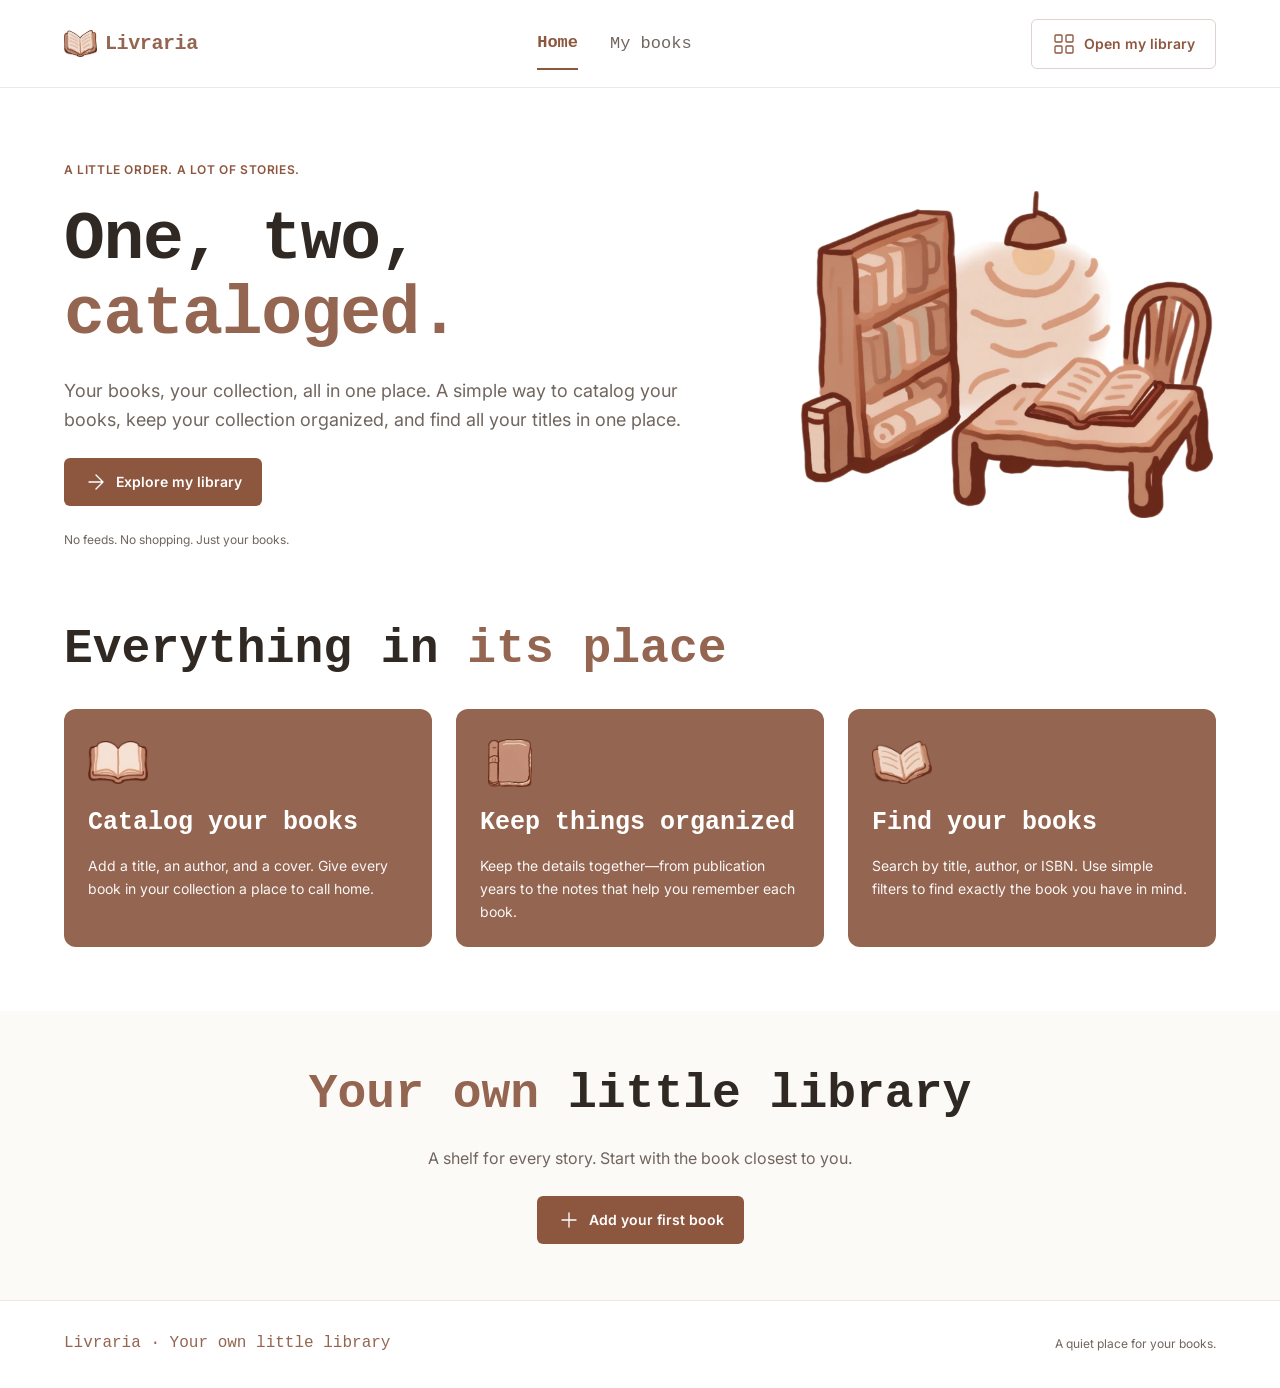
<file: src/html/index.html>
<!DOCTYPE html>
<html lang="en">
<head>
  <meta charset="UTF-8">
  <meta name="viewport" content="width=device-width, initial-scale=1.0">
  <title>Livraria — A quiet place for your books</title>
  <link rel="stylesheet" href="../css/global.css">
  <link rel="stylesheet" href="../css/components.css">
  <link rel="stylesheet" href="../css/index.css">
</head>
<body>
  <!-- Header / Navigation -->
  <header class="site-header">
    <a href="" class="brand-logo" aria-label="Livraria Homepage">
      <img src="../assets/images/livraria-logo.png" alt="Livraria emblem" class="brand-logo-img">
      <span class="brand-logo-text">Livraria</span>
    </a>

    <nav class="nav-links" aria-label="Main Navigation">
      <a href="" class="nav-link active" aria-current="page">Home</a>
      <a href="catalog" class="nav-link">My books</a>
    </nav>

    <div class="header-actions">
      <a href="catalog" class="btn btn-secondary">
        <img src="../assets/icons/layout-grid.svg" id="libraryIcon" alt="" aria-hidden="true">
        <span>Open my library</span>
      </a>
      <button class="menu-btn" aria-label="Toggle mobile menu" aria-expanded="false">
        <img src="../assets/icons/menu.svg" alt="" aria-hidden="true">
      </button>
    </div>
  </header>

  <!-- Mobile Navigation Drawer -->
  <div class="mobile-nav-drawer" role="navigation" aria-label="Mobile Navigation">
    <a href="index" class="mobile-nav-link active">Home</a>
    <a href="catalog" class="mobile-nav-link">My books</a>
    <a href="add" class="mobile-nav-link">Add a book</a>
  </div>

  <main>
    <!-- Hero Section -->
    <section class="hero-section" aria-labelledby="hero-heading">
      <div class="hero-content">
        <span class="overline">A little order. A lot of stories.</span>
        <h1 id="hero-heading" class="hero-title">
          One, two, <span class="highlight">cataloged.</span>
        </h1>
        <p class="hero-description">
          Your books, your collection, all in one place. A simple way to catalog your books, keep your collection organized, and find all your titles in one place.
        </p>
        <div class="hero-actions">
          <a href="catalog" class="btn btn-primary">
            <img src="../assets/icons/arrow-right.svg" alt="" aria-hidden="true">
            <span>Explore my library</span>
          </a>
        </div>
        <p class="hero-note">No feeds. No shopping. Just your books.</p>
      </div>
      <div class="hero-illustration">
        <img src="../assets/images/hero-reading.png" alt="Illustration of person reading comfortably among books">
      </div>
    </section>

    <!-- Everything in its place (Benefits) -->
    <section class="benefits-section" aria-labelledby="benefits-heading">
      <h2 id="benefits-heading" class="benefits-title">
        Everything in <span class="highlight">its place</span>
      </h2>
      <div class="benefits-grid">
        <article class="benefit-card">
          <div class="benefit-icon-well">
            <img src="../assets/images/catalog-books.png" alt="" aria-hidden="true">
          </div>
          <h3 class="benefit-card-title">Catalog your books</h3>
          <p class="benefit-card-desc">
            Add a title, an author, and a cover. Give every book in your collection a place to call home.
          </p>
        </article>

        <article class="benefit-card">
          <div class="benefit-icon-well">
            <img src="../assets/images/organized-books.png" alt="" aria-hidden="true">
          </div>
          <h3 class="benefit-card-title">Keep things organized</h3>
          <p class="benefit-card-desc">
            Keep the details together—from publication years to the notes that help you remember each book.
          </p>
        </article>

        <article class="benefit-card">
          <div class="benefit-icon-well">
            <img src="../assets/images/search-books.png" alt="" aria-hidden="true">
          </div>
          <h3 class="benefit-card-title">Find your books</h3>
          <p class="benefit-card-desc">
            Search by title, author, or ISBN. Use simple filters to find exactly the book you have in mind.
          </p>
        </article>
      </div>
    </section>

    <!-- Bottom CTA Banner -->
    <section class="home-cta-section" aria-labelledby="cta-heading">
      <h2 id="cta-heading" class="home-cta-title">
        <span class="highlight">Your own</span> little library
      </h2>
      <p class="home-cta-desc">
        A shelf for every story. Start with the book closest to you.
      </p>
      <a href="add" class="btn btn-primary">
        <img src="../assets/icons/plus.svg" alt="" aria-hidden="true">
        <span>Add your first book</span>
      </a>
    </section>
  </main>

  <!-- Footer -->
  <footer class="site-footer">
    <p class="footer-title">Livraria · Your own little library</p>
    <p class="footer-tagline">A quiet place for your books.</p>
  </footer>

  <script type="module" src="../js/global.js"></script>
</body>
</html>
</file>
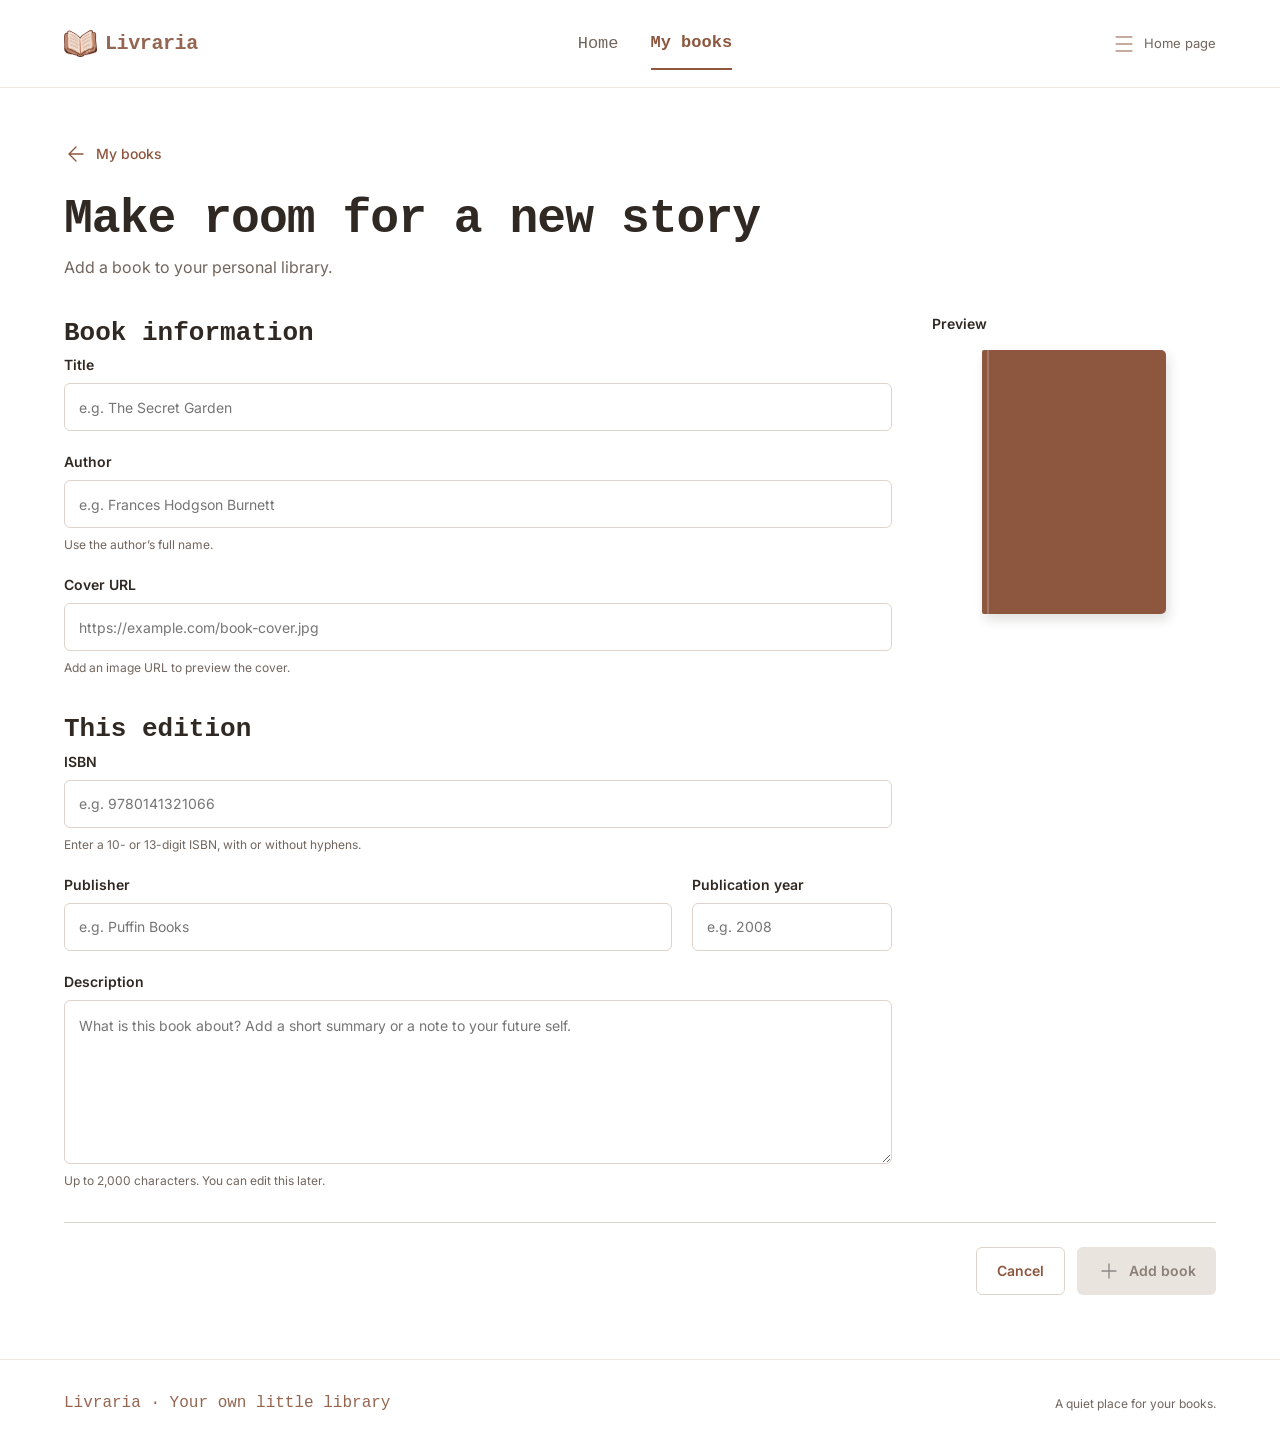
<file: src/html/add-book.html>
<!DOCTYPE html>
<html lang="en">
<head>
  <meta charset="UTF-8">
  <meta name="viewport" content="width=device-width, initial-scale=1.0">
  <title>Add Book — Livraria</title>
  <link rel="stylesheet" href="../css/global.css">
  <link rel="stylesheet" href="../css/components.css">
  <link rel="stylesheet" href="../css/add-book.css">
</head>
<body>
  <!-- Header / Navigation -->
  <header class="site-header">
    <a href="/" class="brand-logo" aria-label="Livraria Homepage">
      <img src="../assets/images/livraria-logo.png" alt="Livraria emblem" class="brand-logo-img">
      <span class="brand-logo-text">Livraria</span>
    </a>

    <nav class="nav-links" aria-label="Main Navigation">
      <a href="/" class="nav-link">Home</a>
      <a href="catalog" class="nav-link active" aria-current="page">My books</a>
    </nav>

    <div class="header-meta" onclick="window.location.href='/'" style="cursor: pointer;">
      <img src="../assets/icons/menu.svg" alt="" aria-hidden="true">
      <span>Home page</span>
    </div>

    <button class="menu-btn" aria-label="Toggle mobile menu" aria-expanded="false">
      <img src="../assets/icons/menu.svg" alt="" aria-hidden="true">
    </button>
  </header>

  <!-- Mobile Navigation Drawer -->
  <div class="mobile-nav-drawer" role="navigation" aria-label="Mobile Navigation">
    <a href="/" class="mobile-nav-link">Home</a>
    <a href="catalog" class="mobile-nav-link active">My books</a>
    <a href="add" class="mobile-nav-link">Add a book</a>
  </div>

  <main class="page-container">
    <!-- Back Link -->
    <a href="catalog" class="btn-back">
      <img src="../assets/icons/arrow-left.svg" alt="" aria-hidden="true">
      <span>My books</span>
    </a>

    <!-- Page Header -->
    <div class="page-header-block" style="margin-top: var(--space-16);">
      <div>
        <h1 class="page-title">Make room for a new story</h1>
        <p class="page-description">Add a book to your personal library.</p>
      </div>
    </div>

    <section class="book-form-template" aria-label="Book form template">

      <div class="form-layout">
        <!-- Form Fields Left Column -->
        <div class="form-fields-column">
          <!-- Essential Details -->
          <fieldset class="form-section" style="border: none;">
            <legend class="form-section-title">Book information</legend>
            
            <div class="form-group" id="titleGroup">
              <label for="bookTitle" class="field-label">
                Title
              </label>
              <input type="text" id="bookTitle" class="input-control" placeholder="e.g. The Secret Garden" required>
              <span class="field-error-message" id="titleError">Enter a title to add this book.</span>
            </div>

            <div class="form-group" id="authorGroup">
              <label for="bookAuthor" class="field-label">
                Author
              </label>
              <input type="text" id="bookAuthor" class="input-control" placeholder="e.g. Frances Hodgson Burnett" required>
              <span class="field-guidance">Use the author’s full name.</span>
              <span class="field-error-message" id="authorError">Enter an author to add this book.</span>
            </div>

            <div class="form-group">
              <label for="coverUrl" class="field-label">
                Cover URL <span class="optional-tag"></span>
              </label>
              <input type="url" id="coverUrl" class="input-control" placeholder="https://example.com/book-cover.jpg">
              <span class="field-guidance">Add an image URL to preview the cover.</span>
            </div>
          </fieldset>

          <!-- Edition Details -->
          <fieldset class="form-section" style="border: none;">
            <legend class="form-section-title">This edition</legend>

            <div class="form-group" id="isbnGroup">
              <label for="bookIsbn" class="field-label">
                ISBN <span class="optional-tag"></span>
              </label>
              <input type="text" id="bookIsbn" class="input-control" placeholder="e.g. 9780141321066">
              <span class="field-guidance">Enter a 10- or 13-digit ISBN, with or without hyphens.</span>
              <span class="field-error-message" id="isbnError">Use a valid 10- or 13-digit ISBN.</span>
            </div>

            <div class="form-row">
              <div class="form-group">
                <label for="bookPublisher" class="field-label">
                  Publisher <span class="optional-tag"></span>
                </label>
                <input type="text" id="bookPublisher" class="input-control" placeholder="e.g. Puffin Books">
              </div>

              <div class="form-group" style="max-width: 200px;">
                <label for="bookYear" class="field-label">
                  Publication year <span class="optional-tag"></span>
                </label>
                <input type="number" id="bookYear" class="input-control" placeholder="e.g. 2008" min="1000" max="2099">
              </div>
            </div>

            <div class="form-group">
              <label for="bookDescription" class="field-label">
                Description <span class="optional-tag"></span>
              </label>
              <textarea id="bookDescription" class="input-control" placeholder="What is this book about? Add a short summary or a note to your future self." maxlength="2000"></textarea>
              <span class="field-guidance" id="descGuidance">Up to 2,000 characters. You can edit this later.</span>
            </div>
          </fieldset>
        </div>

        <!-- Book Cover Preview -->
        <aside class="form-cover-column" aria-label="Book cover preview">
          <p class="field-label">Preview</p>
          <div class="book-cover-preview">
            <div class="book-cover" id="previewCover">
              <div class="spine-rule"></div>
              <img src="" alt="" class="book-cover-img" id="previewImg" hidden>
            </div>
          </div>
          <div class="book-info">
            <h2 class="book-title" id="previewTitle"></h2>
            <p class="book-author" id="previewAuthor"></p>
          </div>
        </aside>
      </div>

      <!-- Form Actions Footer -->
      <footer class="form-actions-footer">
        <div class="form-actions-row">
          <a href="catalog" class="btn btn-secondary">Cancel</a>
          <button type="button" class="btn btn-disabled" id="submitBtn" disabled>
            <img src="../assets/icons/plus.svg" alt="" aria-hidden="true">
            <span>Add book</span>
          </button>
        </div>
        <p class="add-book-error" id="addBookError" role="alert" hidden>
          We couldn’t add this book. Please try again.
        </p>
      </footer>
    </section>
  </main>

  <!-- Footer -->
  <footer class="site-footer">
    <p class="footer-title">Livraria · Your own little library</p>
    <p class="footer-tagline">A quiet place for your books.</p>
  </footer>

  <dialog class="add-book-dialog" id="bookAddedDialog" aria-labelledby="bookAddedTitle" aria-describedby="bookAddedMessage">
    <button type="button" class="dialog-close-btn add-book-dialog-close" id="closeBookAddedDialog" aria-label="Close confirmation">
      <img src="../assets/icons/x.svg" alt="" aria-hidden="true">
    </button>
    <div class="add-book-dialog-layout">
      <div class="add-book-dialog-cover-wrap" aria-hidden="true">
        <div class="add-book-dialog-cover">
          <img class="add-book-dialog-cover-img" id="addedBookCoverImage" alt="" hidden>
        </div>
        <span class="add-book-dialog-success">
          <img src="../assets/icons/check.svg" alt="">
        </span>
      </div>
      <div class="add-book-dialog-content">
        <h2 class="add-book-dialog-title" id="bookAddedTitle">Book added!</h2>
        <p class="add-book-dialog-message" id="bookAddedMessage">
          “<strong id="addedBookTitle"></strong>” is now on your shelf.
        </p>
        <div class="add-book-dialog-actions">
          <a class="btn btn-primary" id="viewLibraryBtn">
            <img src="../assets/icons/arrow-right.svg" alt="" aria-hidden="true">
            View my library
          </a>
          <button type="button" class="add-book-dialog-secondary" id="addAnotherBookBtn">Add another book</button>
        </div>
      </div>
    </div>
  </dialog>

  <script type="module" src="../js/add-book.js"></script>
</body>
</html>
</file>
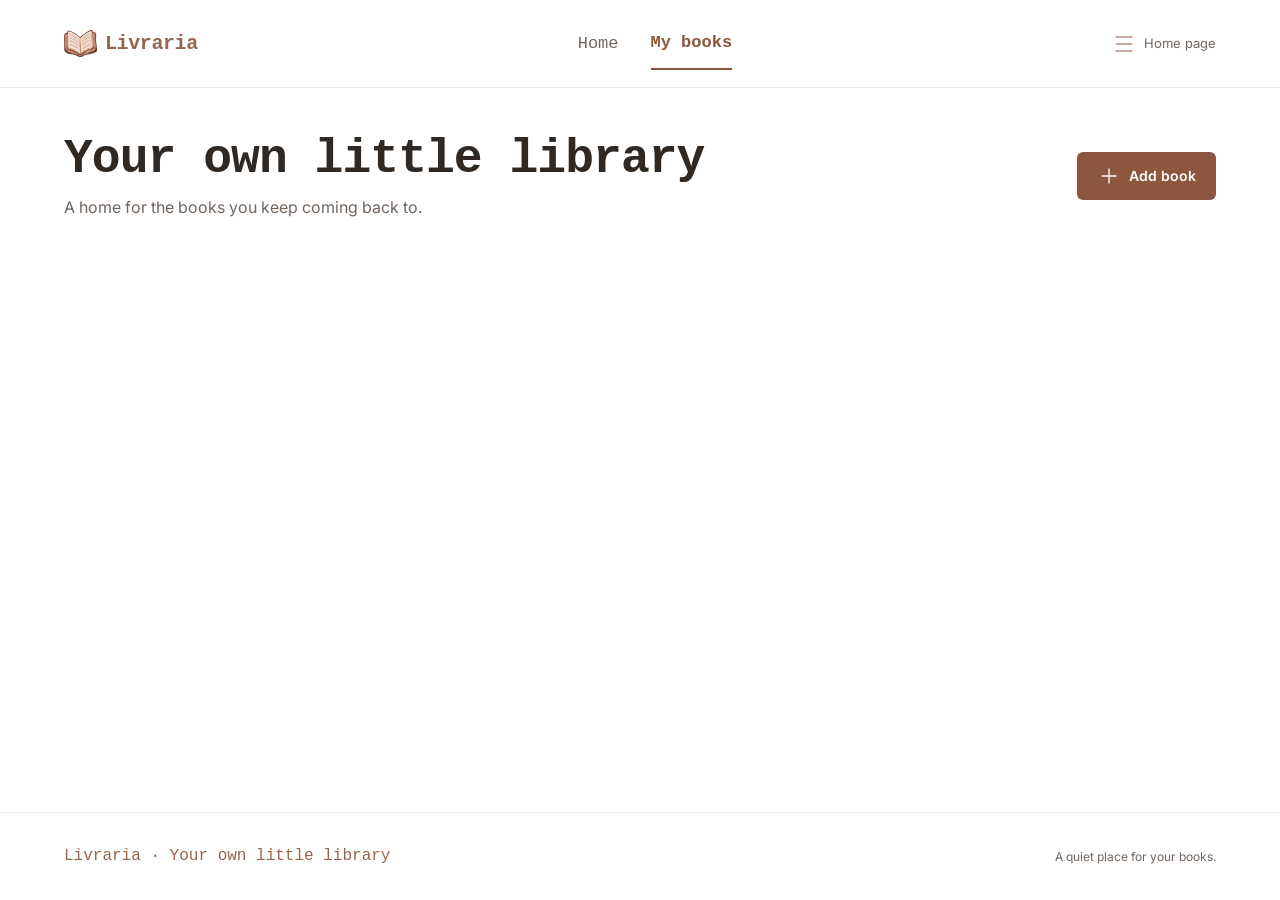
<file: src/html/catalog.html>
<!DOCTYPE html>
<html lang="en">
<head>
  <meta charset="UTF-8">
  <meta name="viewport" content="width=device-width, initial-scale=1.0">
  <title>My Books — Livraria</title>
  <link rel="stylesheet" href="../css/global.css">
  <link rel="stylesheet" href="../css/components.css">
  <link rel="stylesheet" href="../css/catalog.css">
</head>
<body>
  <!-- Header / Navigation -->
  <header class="site-header">
    <a href="/" class="brand-logo" aria-label="Livraria Homepage">
      <img src="../assets/images/livraria-logo.png" alt="Livraria emblem" class="brand-logo-img">
      <span class="brand-logo-text">Livraria</span>
    </a>

    <nav class="nav-links" aria-label="Main Navigation">
      <a href="/" class="nav-link">Home</a>
      <a href="catalog" class="nav-link active" aria-current="page">My books</a>
    </nav>

    <div class="header-meta" onclick="window.location.href='/'" style="cursor: pointer;">
      <img src="../assets/icons/menu.svg" alt="" aria-hidden="true">
      <span>Home page</span>
    </div>

    <button class="menu-btn" aria-label="Toggle mobile menu" aria-expanded="false">
      <img src="../assets/icons/menu.svg" alt="" aria-hidden="true">
    </button>
  </header>

  <!-- Mobile Navigation Drawer -->
  <div class="mobile-nav-drawer" role="navigation" aria-label="Mobile Navigation">
    <a href="/" class="mobile-nav-link">Home</a>
    <a href="catalog" class="mobile-nav-link active">My books</a>
    <a href="add" class="mobile-nav-link">Add a book</a>
  </div>

  <main class="page-container">
    <div class="page-header-block">
      <div>
        <h1 class="page-title">Your own little library</h1>
        <p class="page-description">A home for the books you keep coming back to.</p>
      </div>
      <a href="add" class="btn btn-primary" id="addBookBtn">
        <img src="../assets/icons/plus.svg" alt="" aria-hidden="true">
        <span>Add book</span>
      </a>
    </div>

    <div id="booksGrid" class="books-grid" role="region" aria-label="Books list">

    </div>

    <template id="bookCardTemplate">
      <article class="book-card">
        <div class="cover-well">
          <div class="book-cover">
            <div class="spine-rule"></div>
            <p class="book-cover-title" data-book-title></p>
            <p class="book-cover-author" data-book-author></p>
          </div>
        </div>
        <div class="book-info">
          <h2 class="book-title" data-book-title></h2>
          <p class="book-author" data-book-author></p>
          <p class="book-year" data-book-year></p>
        </div>
      </article>
    </template>
  </main>

  <!-- Footer -->
  <footer class="site-footer">
    <p class="footer-title">Livraria · Your own little library</p>
    <p class="footer-tagline">A quiet place for your books.</p>
  </footer>

  <script type="module" src="../js/catalog.js"></script>
</body>
</html>
</file>
<file: src/css/global.css>
@import url("https://fonts.googleapis.com/css2?family=Hannari&family=Inter:wght@400;500;600;700&display=swap");

:root {
  /* Color Palette from Figma */
  --color-primary-action: #8D563E;
  --color-brand-emphasis: #946550;
  --color-text-ink: #302923;
  --color-text-secondary: #71665F;
  --color-surface-paper: #FCFAF7;
  --color-surface-warm: #F7EBE3;
  --color-surface-white: #FFFFFF;
  --color-border-quiet: #DED4CD;
  --color-border-subtle: #EFE8E2;
  --color-destructive: #A83229;
  --color-destructive-surface: #FFF0ED;
  --color-btn-disabled-bg: #EAE4DF;
  --color-btn-disabled-text: #8A8078;

  /* Typography */
  --font-display: "Iosevka Charon", "Iosevka", "Courier New", monospace, serif;
  --font-editorial: "Hannari", "Georgia", serif;
  --font-ui: "Inter", -apple-system, BlinkMacSystemFont, "Segoe UI", Roboto, sans-serif;

  /* Spacing */
  --space-4: 4px;
  --space-8: 8px;
  --space-12: 12px;
  --space-16: 16px;
  --space-20: 20px;
  --space-24: 24px;
  --space-32: 32px;
  --space-40: 40px;
  --space-44: 44px;
  --space-48: 48px;
  --space-56: 56px;
  --space-64: 64px;
  --space-72: 72px;

  /* Border Radii */
  --radius-control: 6px;
  --radius-card: 12px;
  --radius-pill: 100px;
  --radius-book-cover: 2px 5px 5px 2px;

  /* Shadows */
  --shadow-card: 0px 16px 48px 0px rgba(48, 41, 35, 0.14);
  --shadow-book-cover: 3px 6px 12px 0px rgba(48, 41, 35, 0.14);
  --shadow-dropdown: 0px 8px 24px 0px rgba(48, 41, 35, 0.1);
}

/* Reset */
*, *::before, *::after {
  box-sizing: border-box;
  margin: 0;
  padding: 0;
}

html {
  font-size: 16px;
  scroll-behavior: smooth;
  -webkit-text-size-adjust: 100%;
}

body {
  font-family: var(--font-ui);
  background-color: var(--color-surface-white);
  color: var(--color-text-ink);
  line-height: 1.6;
  min-height: 100vh;
  display: flex;
  flex-direction: column;
}

a {
  color: inherit;
  text-decoration: none;
}

button {
  font-family: inherit;
  cursor: pointer;
  border: none;
  background: none;
}

input, select, textarea {
  font-family: inherit;
  font-size: 14px;
  color: var(--color-text-ink);
}

input:focus, select:focus, textarea:focus, button:focus-visible {
  outline: 2px solid var(--color-primary-action);
  outline-offset: 1px;
}

/* Navigation / Header */
.site-header {
  height: 88px;
  border-bottom: 1px solid var(--color-border-subtle);
  display: flex;
  align-items: center;
  justify-content: space-between;
  padding: 0 var(--space-64);
  background-color: var(--color-surface-white);
  position: sticky;
  top: 0;
  z-index: 50;
  width: 100%;
}

.brand-logo {
  display: flex;
  align-items: center;
  gap: var(--space-8);
  height: 30px;
}

.brand-logo-img {
  width: 33px;
  height: 30px;
  object-fit: contain;
}

.brand-logo-text {
  font-family: var(--font-display);
  font-weight: 700;
  font-size: 20px;
  color: var(--color-brand-emphasis);
  letter-spacing: -0.02em;
}

.nav-links {
  display: flex;
  align-items: center;
  gap: var(--space-32);
}

.nav-link {
  font-family: var(--font-display);
  font-size: 17px;
  color: var(--color-text-secondary);
  padding: var(--space-12) 0;
  transition: color 0.15s ease;
  position: relative;
}

.nav-link:hover {
  color: var(--color-primary-action);
}

.nav-link.active {
  font-weight: 700;
  color: var(--color-primary-action);
  border-bottom: 2px solid var(--color-primary-action);
}

.header-meta {
  display: flex;
  align-items: center;
  gap: var(--space-8);
  color: var(--color-text-secondary);
  font-size: 13px;
}

.header-meta img {
  width: 24px;
  height: 24px;
}

.menu-btn {
  display: none;
  width: 44px;
  height: 44px;
  align-items: center;
  justify-content: center;
  border-radius: var(--radius-control);
}

.menu-btn img {
  width: 32px;
  height: 32px;
}

/* Mobile Nav Drawer */
.mobile-nav-drawer {
  display: none;
  position: fixed;
  top: 76px;
  left: 0;
  width: 100%;
  background: var(--color-surface-white);
  border-bottom: 1px solid var(--color-border-subtle);
  padding: var(--space-24);
  box-shadow: var(--shadow-dropdown);
  flex-direction: column;
  gap: var(--space-16);
  z-index: 49;
}

.mobile-nav-drawer.open {
  display: flex;
}

.mobile-nav-link {
  font-family: var(--font-display);
  font-size: 20px;
  padding: var(--space-8) 0;
  color: var(--color-text-secondary);
  border-bottom: 1px solid var(--color-border-subtle);
}

.mobile-nav-link.active {
  color: var(--color-primary-action);
  font-weight: 700;
}

/* Footer */
.site-footer {
  height: 88px;
  border-top: 1px solid var(--color-border-subtle);
  display: flex;
  flex-wrap: wrap;
  align-items: center;
  justify-content: space-between;
  padding: var(--space-24) var(--space-64);
  background-color: var(--color-surface-white);
  margin-top: auto;
  width: 100%;
}

.footer-title {
  font-family: var(--font-display);
  color: var(--color-brand-emphasis);
  font-size: 16px;
}

.footer-tagline {
  color: var(--color-text-secondary);
  font-size: 12px;
}

/* Common Buttons */
.btn {
  display: inline-flex;
  align-items: center;
  justify-content: center;
  gap: var(--space-8);
  min-height: 48px;
  padding: 12px 20px;
  border-radius: var(--radius-control);
  font-weight: 600;
  font-size: 14px;
  line-height: 1;
  white-space: nowrap;
  transition: all 0.15s ease;
  user-select: none;
  text-decoration: none;
}

.btn img {
  width: 24px;
  height: 24px;
}

.btn-primary {
  background-color: var(--color-primary-action);
  color: var(--color-surface-white);
}

.btn-primary:hover {
  background-color: #7A4934;
}

.btn-secondary {
  background-color: var(--color-surface-white);
  border: 1px solid var(--color-border-quiet);
  color: var(--color-primary-action);
}

.btn-secondary:hover {
  background-color: var(--color-surface-paper);
}

.btn-destructive {
  background-color: var(--color-destructive);
  color: var(--color-surface-white);
}

.btn-destructive:hover {
  background-color: #902921;
}

.btn-disabled {
  background-color: var(--color-btn-disabled-bg);
  color: var(--color-btn-disabled-text);
  cursor: not-allowed;
}

.btn-back {
  display: inline-flex;
  align-items: center;
  gap: var(--space-8);
  min-height: 44px;
  font-weight: 500;
  font-size: 14px;
  color: var(--color-primary-action);
}

.btn-back:hover {
  text-decoration: underline;
}

.btn-back img {
  width: 24px;
  height: 24px;
}

/* Layout Utilities */
.page-container {
  max-width: 1280px;
  width: 100%;
  margin: 0 auto;
  padding: var(--space-44) var(--space-64) var(--space-64);
  flex: 1;
}

.page-header-block {
  display: flex;
  align-items: center;
  justify-content: space-between;
  gap: var(--space-24);
  margin-bottom: var(--space-32);
}

.page-title {
  font-family: var(--font-display);
  font-weight: 700;
  font-size: 48px;
  line-height: 1.15;
  color: var(--color-text-ink);
  letter-spacing: -0.02em;
}

.page-description {
  font-size: 16px;
  color: var(--color-text-secondary);
  margin-top: var(--space-8);
}

.overline {
  font-size: 12px;
  font-weight: 600;
  color: var(--color-primary-action);
  letter-spacing: 0.05em;
  text-transform: uppercase;
}

/* Responsive adjustments */
@media (max-width: 1024px) {
  .site-header {
    padding: 0 var(--space-40);
  }
  .site-footer {
    padding: var(--space-24) var(--space-40);
  }
  .page-container,
  .main-container {
    padding: var(--space-32) var(--space-40) var(--space-48);
  }
  .page-title {
    font-size: 40px;
  }
}

@media (max-width: 768px) {
  .site-header {
    height: 76px;
    padding: 0 var(--space-24);
  }
  .nav-links, .header-meta, .site-header .btn, .site-header .library-status-badge {
    display: none;
  }
  .menu-btn {
    display: flex;
  }
  .site-footer {
    padding: var(--space-24);
    height: auto;
    gap: var(--space-12);
    flex-direction: column;
    text-align: center;
  }
  .page-container,
  .main-container {
    padding: var(--space-24) var(--space-24) var(--space-40);
  }
  .page-header-block {
    flex-direction: column;
    align-items: flex-start;
  }
  .page-title {
    font-size: 32px;
  }
}
</file>
<file: src/css/components.css>
/* components.css — Reusable Livraria UI components */

/* --- Book Card & Cover --- */
.book-card {
  display: flex;
  flex-direction: column;
  gap: var(--space-12);
  width: 100%;
  cursor: pointer;
  text-decoration: none;
  color: inherit;
  transition: transform 0.15s ease;
}

.book-card:hover {
  transform: translateY(-2px);
}

.cover-well {
  background-color: var(--color-surface-paper);
  height: 312px;
  border-radius: var(--radius-card);
  display: flex;
  align-items: center;
  justify-content: center;
  position: relative;
  overflow: hidden;
  width: 100%;
}

.book-cover {
  width: 184px;
  height: 264px;
  border-radius: var(--radius-book-cover);
  padding: 20px;
  box-shadow: var(--shadow-book-cover);
  position: relative;
  display: flex;
  flex-direction: column;
  justify-content: space-between;
  align-items: center;
  text-align: center;
  overflow: hidden;
  user-select: none;
  background-color: #8D563E;
}

.spine-rule {
  position: absolute;
  left: 5px;
  top: 0;
  bottom: 0;
  width: 2px;
  background: rgba(255, 255, 255, 0.2);
  z-index: 2;
}

.book-cover-title {
  font-family: var(--font-editorial);
  font-size: 22px;
  line-height: 1.18;
  color: #F8EBD2;
  word-break: break-word;
  z-index: 2;
}

.book-cover-emblem {
  width: 76px;
  height: 76px;
  display: flex;
  align-items: center;
  justify-content: center;
  z-index: 2;
}

.book-cover-emblem img {
  width: 100%;
  height: 100%;
  object-fit: contain;
}

.book-cover-author {
  font-family: var(--font-display);
  font-size: 12px;
  line-height: 1.2;
  color: #F8EBD2;
  word-break: break-word;
  z-index: 2;
}

.book-cover-img {
  position: absolute;
  inset: 0;
  width: 100%;
  height: 100%;
  object-fit: cover;
  z-index: 1;
}

.cover-placeholder {
  display: flex;
  flex-direction: column;
  align-items: center;
  justify-content: center;
  gap: var(--space-16);
  height: 100%;
  width: 100%;
}

.cover-placeholder img {
  width: 80px;
  height: 80px;
}

.cover-placeholder-text {
  font-family: var(--font-display);
  color: var(--color-brand-emphasis);
  font-size: 20px;
}

.book-info {
  display: flex;
  flex-direction: column;
  gap: 5px;
  width: 100%;
}

.book-title {
  font-family: var(--font-display);
  font-weight: 700;
  font-size: 24px;
  line-height: 1.15;
  color: var(--color-text-ink);
  word-break: break-word;
}

.book-author {
  font-size: 14px;
  line-height: 1.5;
  color: var(--color-text-secondary);
}

.book-year {
  font-size: 12px;
  color: var(--color-text-secondary);
}

/* --- Search Field --- */
.search-field-container {
  width: 100%;
  background: var(--color-surface-white);
  border: 1px solid var(--color-border-quiet);
  height: 52px;
  border-radius: var(--radius-control);
  display: flex;
  align-items: center;
  gap: var(--space-12);
  padding: 0 var(--space-16);
  transition: border-color 0.15s ease;
}

.search-field-container:focus-within,
.search-field-container.has-query {
  border: 2px solid var(--color-primary-action);
}

.search-icon {
  width: 26px;
  height: 26px;
  flex-shrink: 0;
}

.search-input {
  flex: 1;
  border: none;
  outline: none;
  font-size: 14px;
  color: var(--color-text-ink);
  background: transparent;
}

.search-input::placeholder {
  color: var(--color-text-secondary);
}

.search-clear-btn {
  width: 44px;
  height: 44px;
  display: none;
  align-items: center;
  justify-content: center;
  flex-shrink: 0;
  border-radius: var(--radius-control);
}

.search-clear-btn.visible {
  display: flex;
}

.search-clear-btn img {
  width: 24px;
  height: 24px;
}

.search-shortcut-badge {
  font-size: 12px;
  color: var(--color-text-secondary);
  white-space: nowrap;
}

/* --- Filter Row & Select Controls --- */
.filter-row {
  display: flex;
  flex-wrap: wrap;
  gap: var(--space-12);
  width: 100%;
}

.select-control-wrapper {
  position: relative;
  min-width: 160px;
}

.select-control {
  appearance: none;
  -webkit-appearance: none;
  background-color: var(--color-surface-white);
  border: 1px solid var(--color-border-quiet);
  border-radius: var(--radius-control);
  height: 48px;
  width: 100%;
  padding: 0 36px 0 12px;
  font-size: 13px;
  color: var(--color-text-ink);
  cursor: pointer;
  transition: all 0.15s ease;
}

.select-control.active-filter {
  background-color: var(--color-surface-warm);
  border-color: var(--color-primary-action);
  color: var(--color-primary-action);
}

.select-chevron {
  position: absolute;
  right: 12px;
  top: 50%;
  transform: translateY(-50%);
  width: 22px;
  height: 22px;
  pointer-events: none;
}

/* --- Applied Filters & Chips --- */
.applied-filters-row {
  display: none;
  flex-wrap: wrap;
  align-items: center;
  gap: var(--space-12);
  width: 100%;
  margin-top: var(--space-4);
}

.applied-filters-row.visible {
  display: flex;
}

.filter-chip {
  background-color: var(--color-surface-warm);
  display: inline-flex;
  align-items: center;
  gap: var(--space-8);
  min-height: 44px;
  padding: 8px 12px;
  border-radius: var(--radius-pill);
  font-size: 12px;
  color: var(--color-primary-action);
}

.filter-chip-remove {
  width: 14px;
  height: 14px;
  display: inline-flex;
  align-items: center;
  justify-content: center;
  cursor: pointer;
}

.filter-chip-remove img {
  width: 18px;
  height: 18px;
}

.btn-clear-filters {
  min-height: 44px;
  display: inline-flex;
  align-items: center;
  color: var(--color-primary-action);
  font-weight: 600;
  font-size: 13px;
  cursor: pointer;
}

.btn-clear-filters:hover {
  text-decoration: underline;
}

/* --- Form Fields & Validation --- */
.form-group {
  display: flex;
  flex-direction: column;
  gap: var(--space-8);
  width: 100%;
}

.field-label {
  font-weight: 600;
  font-size: 14px;
  color: var(--color-text-ink);
  line-height: 1.5;
}

.field-label .required-star {
  color: var(--color-primary-action);
}

.field-label .optional-tag {
  color: var(--color-text-secondary);
  font-weight: 400;
}

.input-control {
  background-color: var(--color-surface-white);
  border: 1px solid var(--color-border-quiet);
  border-radius: var(--radius-control);
  min-height: 48px;
  padding: 14px;
  font-size: 14px;
  color: var(--color-text-ink);
  width: 100%;
  transition: border-color 0.15s ease;
}

textarea.input-control {
  min-height: 164px;
  resize: vertical;
  line-height: 1.6;
}

.input-control:focus {
  border: 2px solid var(--color-primary-action);
  outline: none;
}

.form-group.has-error .input-control {
  border-color: var(--color-destructive);
}

.field-guidance {
  font-size: 12px;
  color: var(--color-text-secondary);
  line-height: 1.5;
}

.field-error-message {
  font-size: 12px;
  color: var(--color-destructive);
  line-height: 1.5;
  display: none;
}

.form-group.has-error .field-error-message {
  display: block;
}

.form-group.has-error .field-guidance {
  display: none;
}

/* --- Cover Upload Dropzone --- */
.upload-dropzone {
  background-color: var(--color-surface-paper);
  border: 1px dashed var(--color-border-quiet);
  border-radius: var(--radius-card);
  padding: var(--space-24);
  min-height: 220px;
  display: flex;
  flex-direction: column;
  align-items: center;
  justify-content: center;
  gap: var(--space-16);
  text-align: center;
  cursor: pointer;
  transition: all 0.15s ease;
  position: relative;
}

.upload-dropzone.drag-over {
  border-color: var(--color-primary-action);
  background-color: var(--color-surface-warm);
}

.upload-icon-well {
  background-color: var(--color-surface-warm);
  width: 72px;
  height: 72px;
  border-radius: var(--radius-pill);
  display: flex;
  align-items: center;
  justify-content: center;
}

.upload-icon-well img {
  width: 36px;
  height: 36px;
}

.upload-prompt {
  font-size: 13px;
  color: var(--color-text-secondary);
  line-height: 1.5;
}

.file-input-hidden {
  position: absolute;
  inset: 0;
  width: 100%;
  height: 100%;
  opacity: 0;
  cursor: pointer;
}

.upload-error-alert {
  background-color: var(--color-destructive-surface);
  padding: var(--space-16);
  border-radius: var(--radius-control);
  color: var(--color-destructive);
  font-size: 13px;
  width: 100%;
  display: none;
}

.upload-error-alert.visible {
  display: block;
}

/* Uploaded Preview in Edit/Add Book */
.uploaded-preview-container {
  display: none;
  flex-direction: column;
  align-items: center;
  gap: var(--space-16);
  width: 100%;
}

.uploaded-preview-container.has-preview {
  display: flex;
}

.mini-book-cover {
  width: 130px;
  height: 187px;
  border-radius: var(--radius-book-cover);
  padding: 15px;
  box-shadow: var(--shadow-book-cover);
  position: relative;
  display: flex;
  flex-direction: column;
  justify-content: space-between;
  align-items: center;
  text-align: center;
  overflow: hidden;
  background-color: #344F43;
}

.mini-book-cover .book-cover-title {
  font-size: 17px;
}

.mini-book-cover .book-cover-emblem {
  width: 49px;
  height: 49px;
}

.mini-book-cover .book-cover-author {
  font-size: 10px;
}

.upload-file-meta {
  font-size: 13px;
  color: var(--color-text-secondary);
  text-align: center;
}

.btn-remove-cover {
  color: var(--color-destructive);
  font-weight: 600;
  font-size: 13px;
  cursor: pointer;
}

.btn-remove-cover:hover {
  text-decoration: underline;
}

/* --- Delete Confirmation Dialog Modal --- */
.modal-backdrop {
  position: fixed;
  inset: 0;
  background-color: rgba(48, 41, 35, 0.4);
  backdrop-filter: blur(2px);
  display: flex;
  align-items: center;
  justify-content: center;
  z-index: 100;
  opacity: 0;
  pointer-events: none;
  transition: opacity 0.2s ease;
  padding: var(--space-24);
}

.modal-backdrop.open {
  opacity: 1;
  pointer-events: auto;
}

.modal-dialog {
  background-color: var(--color-surface-white);
  border-radius: var(--radius-card);
  padding: var(--space-32);
  box-shadow: var(--shadow-card);
  width: 500px;
  max-width: 100%;
  display: flex;
  flex-direction: column;
  gap: var(--space-24);
  transform: translateY(12px);
  transition: transform 0.2s ease;
}

.modal-backdrop.open .modal-dialog {
  transform: translateY(0);
}

.dialog-header {
  display: flex;
  align-items: center;
  justify-content: space-between;
  width: 100%;
}

.destructive-symbol {
  background-color: var(--color-destructive-surface);
  width: 48px;
  height: 48px;
  border-radius: var(--radius-pill);
  display: flex;
  align-items: center;
  justify-content: center;
}

.destructive-symbol img {
  width: 22px;
  height: 22px;
}

.dialog-close-btn {
  width: 44px;
  height: 44px;
  display: flex;
  align-items: center;
  justify-content: center;
  border-radius: var(--radius-control);
}

.dialog-close-btn img {
  width: 20px;
  height: 20px;
}

.dialog-body {
  display: flex;
  flex-direction: column;
  gap: var(--space-12);
}

.dialog-title {
  font-family: var(--font-display);
  font-weight: 700;
  font-size: 32px;
  line-height: 1.15;
  color: var(--color-text-ink);
}

.dialog-desc {
  font-size: 14px;
  color: var(--color-text-secondary);
  line-height: 1.6;
}

.dialog-book-preview {
  background-color: var(--color-surface-paper);
  border-radius: var(--radius-control);
  padding: var(--space-16);
  display: flex;
  align-items: center;
  gap: var(--space-16);
  width: 100%;
}

.dialog-mini-cover {
  width: 52px;
  height: 75px;
  border-radius: var(--radius-book-cover);
  padding: 6px;
  box-shadow: var(--shadow-book-cover);
  position: relative;
  display: flex;
  flex-direction: column;
  justify-content: space-between;
  align-items: center;
  text-align: center;
  background-color: #344F43;
  flex-shrink: 0;
  overflow: hidden;
}

.dialog-mini-cover .book-cover-title {
  font-size: 7px;
}

.dialog-mini-cover .book-cover-emblem {
  width: 20px;
  height: 20px;
}

.dialog-mini-cover .book-cover-author {
  font-size: 4px;
}

.dialog-book-summary {
  display: flex;
  flex-direction: column;
  gap: 6px;
}

.dialog-book-title {
  font-family: var(--font-display);
  font-weight: 700;
  font-size: 22px;
  color: var(--color-text-ink);
}

.dialog-book-author {
  font-size: 12px;
  color: var(--color-text-secondary);
}

.dialog-actions {
  display: flex;
  flex-direction: column;
  gap: var(--space-12);
  width: 100%;
}

.dialog-actions .btn {
  width: 100%;
}

/* --- Accessible Focus & State Refinements --- */
:focus-visible {
  outline: 2px solid var(--color-primary-action);
  outline-offset: 2px;
}

.btn:active {
  transform: scale(0.99);
}

.filter-chip:focus-visible,
.filter-chip-remove:focus-visible,
.btn-clear-filters:focus-visible {
  outline: 2px solid var(--color-primary-action);
  outline-offset: 2px;
}
</file>
<file: src/css/index.css>
/* index.css — Styles for Home / Landing Page */

/* Hero Section */
.hero-section {
  display: flex;
  align-items: center;
  justify-content: space-between;
  gap: var(--space-48);
  padding: var(--space-72) var(--space-64);
  width: 100%;
}

.hero-content {
  flex: 1;
  display: flex;
  flex-direction: column;
  gap: var(--space-24);
  max-width: 650px;
}

.hero-title {
  font-family: var(--font-display);
  font-size: 68px;
  line-height: 1.1;
  color: var(--color-text-ink);
  letter-spacing: -0.02em;
}

.hero-title .highlight {
  font-weight: 700;
  color: var(--color-brand-emphasis);
}

.hero-description {
  font-size: 18px;
  line-height: 1.6;
  color: var(--color-text-secondary);
}

.hero-actions {
  display: flex;
  align-items: center;
  gap: var(--space-16);
}

.hero-note {
  font-size: 12px;
  color: var(--color-text-secondary);
}

.hero-illustration {
  width: 420px;
  height: 327px;
  flex-shrink: 0;
  display: flex;
  align-items: center;
  justify-content: center;
}

.hero-illustration img {
  width: 100%;
  height: 100%;
  object-fit: contain;
}

/* Benefits Section */
.benefits-section {
  display: flex;
  flex-direction: column;
  gap: var(--space-32);
  padding: 0 var(--space-64) var(--space-64);
  width: 100%;
}

.benefits-title {
  font-family: var(--font-display);
  font-size: 48px;
  line-height: 1.15;
  color: var(--color-text-ink);
}

.benefits-title .highlight {
  font-weight: 700;
  color: var(--color-brand-emphasis);
}

.benefits-grid {
  display: grid;
  grid-template-columns: repeat(3, 1fr);
  gap: var(--space-24);
  width: 100%;
}

.benefit-card {
  background-color: var(--color-brand-emphasis);
  border-radius: var(--radius-card);
  padding: var(--space-24);
  color: var(--color-surface-white);
  display: flex;
  flex-direction: column;
  gap: var(--space-16);
}

.benefit-icon-well {
  height: 60px;
  display: flex;
  align-items: center;
}

.benefit-icon-well img {
  height: 48px;
  width: 60px;
  object-fit: contain;
}

.benefit-card-title {
  font-family: var(--font-display);
  font-weight: 700;
  font-size: 25px;
  line-height: 1.15;
}

.benefit-card-desc {
  font-size: 14px;
  line-height: 1.65;
  opacity: 0.95;
}

/* Home CTA Banner */
.home-cta-section {
  background-color: var(--color-surface-paper);
  padding: var(--space-56) var(--space-64);
  display: flex;
  flex-direction: column;
  align-items: center;
  gap: var(--space-24);
  text-align: center;
  width: 100%;
}

.home-cta-title {
  font-family: var(--font-display);
  font-size: 48px;
  line-height: 1.15;
}

.home-cta-title .highlight {
  font-weight: 700;
  color: var(--color-brand-emphasis);
}

.home-cta-desc {
  font-size: 16px;
  color: var(--color-text-secondary);
}

/* Responsive Breakpoints */
@media (max-width: 1024px) {
  .hero-section {
    padding: var(--space-48) var(--space-40);
  }
  .hero-title {
    font-size: 52px;
  }
  .benefits-section {
    padding: 0 var(--space-40) var(--space-48);
  }
  .home-cta-section {
    padding: var(--space-48) var(--space-40);
  }
}

@media (max-width: 768px) {
  .hero-section {
    flex-direction: column;
    padding: var(--space-40) var(--space-24) var(--space-48);
    gap: var(--space-32);
  }
  .hero-title {
    font-size: 48px;
  }
  .hero-illustration {
    width: 320px;
    height: 249px;
  }
  .benefits-section {
    padding: 0 var(--space-24) var(--space-48);
  }
  .benefits-title {
    font-size: 36px;
  }
  .benefits-grid {
    grid-template-columns: 1fr;
    gap: var(--space-16);
  }
  .home-cta-section {
    padding: var(--space-40) var(--space-24);
  }
  .home-cta-title {
    font-size: 36px;
  }
}
</file>
<file: src/css/add-book.css>
/* add-book.css — Styles for Add Book Page */

.form-layout {
  display: flex;
  gap: var(--space-40);
  width: 100%;
}

#submitBtn.btn-disabled {
  img {
    filter: invert(1) brightness(0.8) contrast(1.2) opacity(0.4);
  }
}

#submitBtn.btn-primary {
  img {
    filter: invert(0) brightness(0.8) contrast(1.2);
  }
}

.form-fields-column {
  flex: 1;
  display: flex;
  flex-direction: column;
  gap: var(--space-32);
}

.form-cover-column {
  width: 284px;
  flex-shrink: 0;
  display: flex;
  flex-direction: column;
  gap: var(--space-16);
}

.book-cover-preview {
  display: flex;
  justify-content: center;
  width: 100%;
}

.book-cover-preview .book-cover {
  flex-shrink: 0;
}

.form-section {
  display: flex;
  flex-direction: column;
  gap: var(--space-20);
  width: 100%;
}

.form-section-title {
  font-family: var(--font-display);
  font-weight: 700;
  font-size: 26px;
  color: var(--color-text-ink);
}

.form-row {
  display: flex;
  gap: var(--space-20);
  width: 100%;
}

.form-row > * {
  flex: 1;
}

.form-actions-footer {
  border-top: 1px solid var(--color-border-quiet);
  padding-top: var(--space-24);
  display: flex;
  flex-direction: column;
  gap: var(--space-16);
  width: 100%;
  margin-top: var(--space-32);
}

.form-actions-row {
  display: flex;
  align-items: center;
  justify-content: flex-end;
  gap: var(--space-12);
  width: 100%;
}

.form-actions-guidance {
  font-size: 12px;
  color: var(--color-text-secondary);
  text-align: right;
  width: 100%;
}

.add-book-error {
  color: var(--color-destructive);
  font-size: 13px;
  text-align: right;
}

.add-book-dialog {
  position: relative;
  width: min(620px, calc(100% - 32px));
  margin: auto;
  padding: var(--space-32);
  border: 1px solid var(--color-border-subtle);
  border-radius: var(--radius-card);
  background-color: var(--color-surface-paper);
  color: var(--color-text-ink);
  box-shadow: var(--shadow-card);
}

.add-book-dialog::backdrop {
  background-color: rgba(48, 41, 35, 0.4);
  backdrop-filter: blur(2px);
}

.add-book-dialog[open] {
  display: block;
  animation: add-book-dialog-enter 0.2s ease-out;
}

.add-book-dialog-layout {
  display: flex;
  align-items: center;
  gap: var(--space-32);
}

.add-book-dialog-close {
  position: absolute;
  top: var(--space-8);
  right: var(--space-8);
}

.add-book-dialog-cover-wrap {
  position: relative;
  flex: 0 0 132px;
  margin-left: var(--space-4);
}

.add-book-dialog-cover {
  width: 132px;
  height: 188px;
  overflow: hidden;
  position: relative;
  border-radius: var(--radius-book-cover);
  background-color: #8D563E;
  box-shadow: var(--shadow-book-cover);
}

.add-book-dialog-cover::before {
  content: "";
  position: absolute;
  z-index: 1;
  inset: 0 auto 0 5px;
  width: 2px;
  background-color: rgba(48, 41, 35, 0.18);
}

.add-book-dialog-cover-img {
  position: absolute;
  inset: 0;
  width: 100%;
  height: 100%;
  object-fit: cover;
}

.add-book-dialog-success {
  position: absolute;
  top: -10px;
  right: -12px;
  z-index: 2;
  display: flex;
  align-items: center;
  justify-content: center;
  width: 42px;
  height: 42px;
  border: 3px solid var(--color-surface-paper);
  border-radius: var(--radius-pill);
  background-color: #3E8058;
}

.add-book-dialog-success img {
  width: 22px;
  height: 22px;
}

.add-book-dialog-content {
  display: flex;
  flex: 1;
  flex-direction: column;
  align-items: stretch;
  gap: var(--space-12);
  min-width: 0;
  padding: var(--space-8) var(--space-24) var(--space-8) 0;
}

.add-book-dialog-title {
  font-family: var(--font-display);
  font-size: 32px;
  line-height: 1.15;
  padding-right: var(--space-16);
}

.add-book-dialog-message {
  color: var(--color-text-secondary);
  font-size: 15px;
  line-height: 1.6;
}

.add-book-dialog-message strong {
  color: var(--color-text-ink);
  font-weight: 700;
}

.add-book-dialog-actions {
  display: flex;
  flex-direction: column;
  gap: var(--space-8);
  margin-top: var(--space-8);
}

.add-book-dialog-actions .btn {
  width: 100%;
}

.add-book-dialog-secondary {
  min-height: 44px;
  padding: var(--space-8) var(--space-12);
  color: var(--color-primary-action);
  font-size: 14px;
  font-weight: 600;
  border-radius: var(--radius-control);
}

.add-book-dialog-secondary:hover {
  text-decoration: underline;
}

@keyframes add-book-dialog-enter {
  from {
    opacity: 0;
    transform: translateY(8px);
  }
  to {
    opacity: 1;
    transform: translateY(0);
  }
}

/* Responsive Breakpoints */
@media (max-width: 768px) {
  .form-layout {
    flex-direction: column;
    gap: var(--space-32);
  }
  .form-cover-column {
    width: 100%;
  }
  .form-row {
    flex-direction: column;
  }
  .form-actions-row {
    flex-direction: column;
    width: 100%;
  }
  .form-actions-row .btn {
    width: 100%;
  }
  .form-actions-guidance {
    text-align: center;
  }
  .add-book-error {
    text-align: center;
  }
}

@media (max-width: 520px) {
  .add-book-dialog {
    padding: var(--space-24);
  }
  .add-book-dialog-layout {
    flex-direction: column;
    gap: var(--space-24);
  }
  .add-book-dialog-cover-wrap {
    flex-basis: auto;
    margin: 0;
  }
  .add-book-dialog-cover {
    width: 92px;
    height: 132px;
  }
  .add-book-dialog-content {
    width: 100%;
    padding: 0;
    text-align: center;
  }
  .add-book-dialog-title {
    padding: 0;
    font-size: 28px;
  }
}
</file>
<file: src/css/catalog.css>
/* catalog.css — Styles for the book catalog template */

.books-grid {
  display: grid;
  grid-template-columns: repeat(4, 1fr);
  gap: var(--space-24);
  width: 100%;
}

.catalog-empty-state {
  margin: var(--space-24) 0;
  color: var(--color-text-secondary);
  font-size: 14px;
}

/* Responsive Breakpoints */
@media (max-width: 1024px) {
  .books-grid {
    grid-template-columns: repeat(3, 1fr);
    gap: var(--space-16);
  }
}

@media (max-width: 768px) {
  .books-grid {
    grid-template-columns: repeat(2, 1fr);
    gap: var(--space-16);
  }
}

@media (max-width: 480px) {
  .cover-well {
    height: 240px;
    padding: var(--space-8);
  }
  .book-cover {
    width: 138px;
    height: 200px;
    padding: var(--space-12);
  }
  .book-cover-title {
    font-size: 15px;
  }
  .book-cover-emblem {
    width: 48px;
    height: 48px;
  }
  .book-cover-author {
    font-size: 10px;
  }
  .book-title {
    font-size: 18px;
  }
}
</file>
